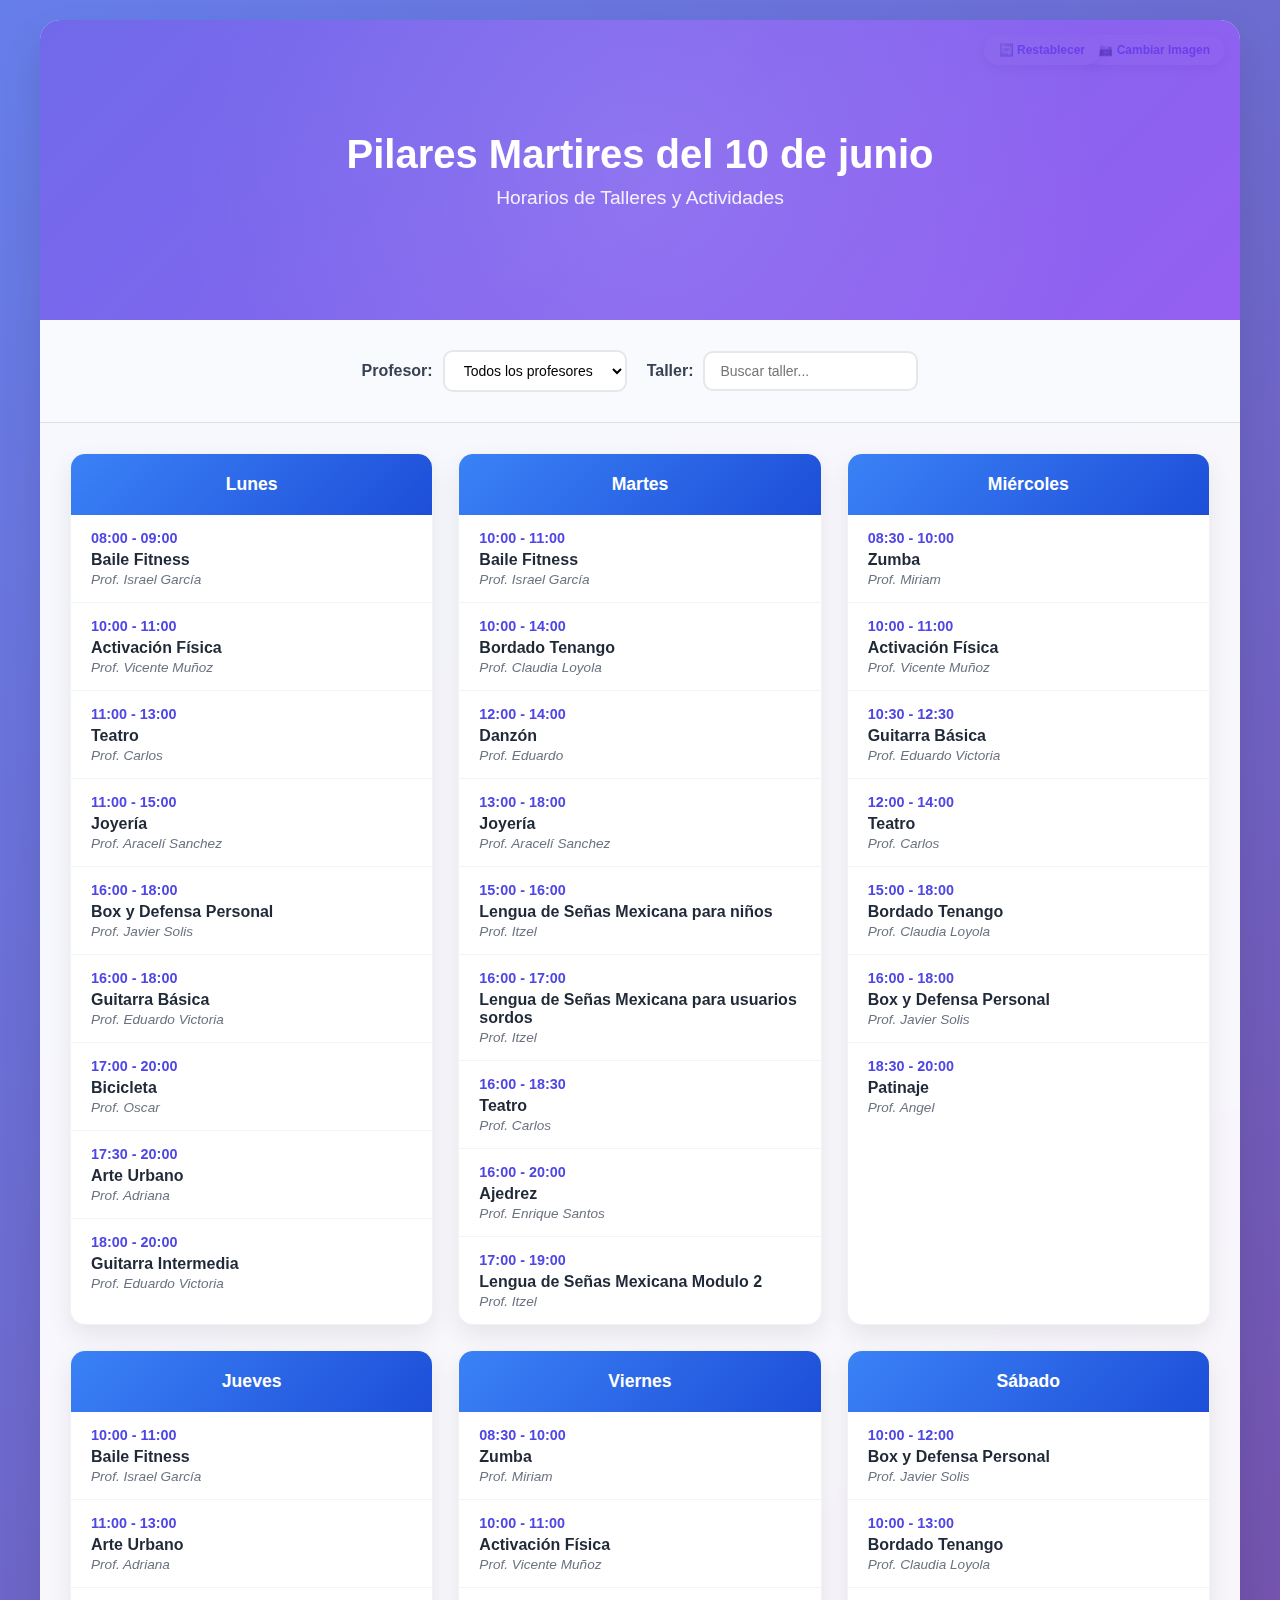
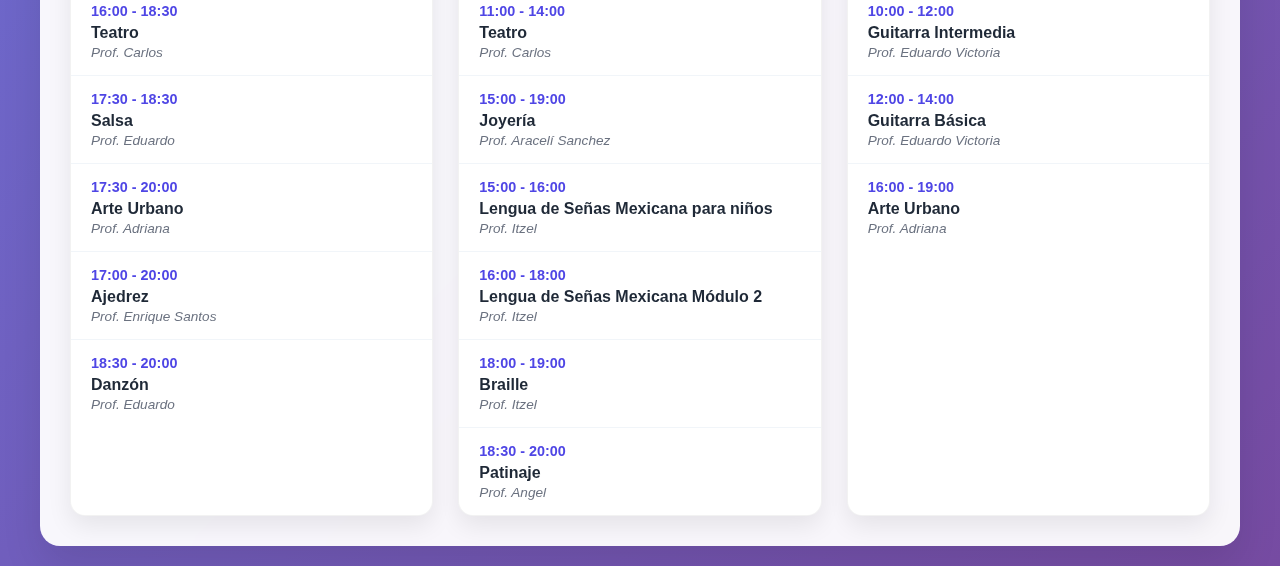
<file: index.html>
<!DOCTYPE html>
<html lang="es">
<head>
    <meta charset="UTF-8">
    <meta name="viewport" content="width=device-width, initial-scale=1.0">
    <title> Pilares Coyuya - Horarios de Talleres</title>
    <style>
        * {
            margin: 0;
            padding: 0;
            box-sizing: border-box;
        }

        body {
            font-family: 'Segoe UI', Tahoma, Geneva, Verdana, sans-serif;
            background: linear-gradient(135deg, #667eea 0%, #764ba2 100%);
            min-height: 100vh;
            padding: 20px;
        }

        .container {
            max-width: 1200px;
            margin: 0 auto;
            background: rgba(255, 255, 255, 0.95);
            backdrop-filter: blur(10px);
            border-radius: 20px;
            box-shadow: 0 20px 40px rgba(0, 0, 0, 0.1);
            overflow: hidden;
        }

        .banner {
            position: relative;
            height: 300px;
            background-image: url('https://images.unsplash.com/photo-1559827260-dc66d52bef19?ixlib=rb-4.0.3&ixid=M3wxMjA3fDB8MHxwaG90by1wYWdlfHx8fGVufDB8fHx8fA%3D%3D&auto=format&fit=crop&w=2070&q=80');
            background-size: cover;
            background-position: center;
            background-repeat: no-repeat;
            overflow: hidden;
        }

        .banner-overlay {
            position: absolute;
            top: 0;
            left: 0;
            right: 0;
            bottom: 0;
            background: linear-gradient(135deg, rgba(79, 70, 229, 0.8), rgba(124, 58, 237, 0.8));
            display: flex;
            align-items: center;
            justify-content: center;
            flex-direction: column;
        }

        .banner-upload {
            position: absolute;
            top: 15px;
            right: 15px;
            background: rgba(255, 255, 255, 0.9);
            border: none;
            padding: 8px 15px;
            border-radius: 20px;
            cursor: pointer;
            font-size: 12px;
            font-weight: 600;
            color: #4f46e5;
            transition: all 0.3s ease;
            box-shadow: 0 4px 12px rgba(0, 0, 0, 0.15);
        }

        .banner-upload:hover {
            background: white;
            transform: translateY(-2px);
            box-shadow: 0 6px 16px rgba(0, 0, 0, 0.2);
        }

        .header {
            color: white;
            padding: 40px 30px;
            text-align: center;
            position: relative;
            z-index: 2;
        }

        .header::before {
            content: '';
            position: absolute;
            top: -50%;
            left: -50%;
            width: 200%;
            height: 200%;
            background: radial-gradient(circle, rgba(255,255,255,0.1) 0%, transparent 70%);
            animation: float 6s ease-in-out infinite;
        }

        @keyframes float {
            0%, 100% { transform: translate(-50%, -50%) rotate(0deg); }
            50% { transform: translate(-50%, -50%) rotate(180deg); }
        }

        .header h1 {
            font-size: 2.5rem;
            margin-bottom: 10px;
            position: relative;
            z-index: 1;
        }

        .header p {
            font-size: 1.2rem;
            opacity: 0.9;
            position: relative;
            z-index: 1;
        }

        .controls {
            padding: 30px;
            background: rgba(248, 250, 252, 0.8);
            border-bottom: 1px solid rgba(0, 0, 0, 0.1);
            display: flex;
            gap: 20px;
            flex-wrap: wrap;
            align-items: center;
            justify-content: center;
        }

        .filter-group {
            display: flex;
            align-items: center;
            gap: 10px;
        }

        .filter-group label {
            font-weight: 600;
            color: #374151;
        }

        select, input {
            padding: 10px 15px;
            border: 2px solid #e5e7eb;
            border-radius: 10px;
            font-size: 14px;
            transition: all 0.3s ease;
            background: white;
        }

        select:focus, input:focus {
            outline: none;
            border-color: #4f46e5;
            box-shadow: 0 0 0 3px rgba(79, 70, 229, 0.1);
        }

        .schedule-grid {
            padding: 30px;
            display: grid;
            gap: 25px;
            grid-template-columns: repeat(auto-fit, minmax(350px, 1fr));
        }

        .day-column {
            background: white;
            border-radius: 15px;
            overflow: hidden;
            box-shadow: 0 10px 25px rgba(0, 0, 0, 0.08);
            border: 1px solid rgba(0, 0, 0, 0.05);
            transition: transform 0.3s ease, box-shadow 0.3s ease;
        }

        .day-column:hover {
            transform: translateY(-5px);
            box-shadow: 0 20px 35px rgba(0, 0, 0, 0.12);
        }

        .day-header {
            background: linear-gradient(135deg, #3b82f6, #1d4ed8);
            color: white;
            padding: 20px;
            text-align: center;
            font-weight: 700;
            font-size: 1.1rem;
        }

        .activity-slot {
            padding: 15px 20px;
            border-bottom: 1px solid #f1f5f9;
            transition: all 0.3s ease;
            position: relative;
            overflow: hidden;
        }

        .activity-slot:last-child {
            border-bottom: none;
        }

        .activity-slot:hover {
            background: linear-gradient(135deg, #f8fafc, #f1f5f9);
            transform: translateX(5px);
        }

        .activity-time {
            font-weight: 700;
            color: #4f46e5;
            font-size: 0.9rem;
            margin-bottom: 5px;
        }

        .activity-name {
            font-weight: 600;
            color: #1f2937;
            font-size: 1rem;
            margin-bottom: 3px;
        }

        .activity-teacher {
            color: #6b7280;
            font-size: 0.85rem;
            font-style: italic;
        }

        .no-activities {
            padding: 40px 20px;
            text-align: center;
            color: #9ca3af;
            font-style: italic;
        }

        .add-activity-btn {
            background: linear-gradient(135deg, #10b981, #059669);
            color: white;
            border: none;
            padding: 12px 24px;
            border-radius: 10px;
            cursor: pointer;
            font-weight: 600;
            transition: all 0.3s ease;
            box-shadow: 0 4px 12px rgba(16, 185, 129, 0.3);
        }

        .add-activity-btn:hover {
            transform: translateY(-2px);
            box-shadow: 0 8px 20px rgba(16, 185, 129, 0.4);
        }

        .modal {
            display: none;
            position: fixed;
            top: 0;
            left: 0;
            width: 100%;
            height: 100%;
            background: rgba(0, 0, 0, 0.7);
            backdrop-filter: blur(5px);
            z-index: 1000;
            animation: fadeIn 0.3s ease;
        }

        @keyframes fadeIn {
            from { opacity: 0; }
            to { opacity: 1; }
        }

        .modal-content {
            background: white;
            border-radius: 20px;
            padding: 30px;
            width: 90%;
            max-width: 500px;
            position: absolute;
            top: 50%;
            left: 50%;
            transform: translate(-50%, -50%);
            box-shadow: 0 25px 50px rgba(0, 0, 0, 0.2);
            animation: slideIn 0.3s ease;
        }

        @keyframes slideIn {
            from { transform: translate(-50%, -60%); opacity: 0; }
            to { transform: translate(-50%, -50%); opacity: 1; }
        }

        .form-group {
            margin-bottom: 20px;
        }

        .form-group label {
            display: block;
            margin-bottom: 8px;
            font-weight: 600;
            color: #374151;
        }

        .form-group input, .form-group select {
            width: 100%;
        }

        .form-buttons {
            display: flex;
            gap: 15px;
            justify-content: flex-end;
            margin-top: 30px;
        }

        .btn {
            padding: 12px 20px;
            border: none;
            border-radius: 10px;
            cursor: pointer;
            font-weight: 600;
            transition: all 0.3s ease;
        }

        .btn-primary {
            background: linear-gradient(135deg, #4f46e5, #3730a3);
            color: white;
        }

        .btn-secondary {
            background: #f3f4f6;
            color: #374151;
        }

        .btn:hover {
            transform: translateY(-2px);
        }

        @media (max-width: 768px) {
            .header h1 {
                font-size: 2rem;
            }
            
            .controls {
                flex-direction: column;
                align-items: stretch;
            }
            
            .filter-group {
                justify-content: space-between;
            }
            
            .schedule-grid {
                grid-template-columns: 1fr;
                padding: 15px;
            }
        }
    </style>
</head>
<body>
    <div class="container">
        <div class="banner">
            <input type="file" id="bannerUpload" accept="image/*" style="display: none;">
            <button class="banner-upload" onclick="document.getElementById('bannerUpload').click()">📷 Cambiar Imagen</button>
            <button class="banner-upload" onclick="resetBannerImage()" style="right: 140px;">🔄 Restablecer</button>
            <div class="banner-overlay">
                <div class="header">
                    <h1>Pilares Martires del 10 de junio</h1>
                    <p>Horarios de Talleres y Actividades</p>
                </div>
            </div>
        </div>

        <div class="controls">
            <div class="filter-group">
                <label for="teacherFilter">Profesor:</label>
                <select id="teacherFilter">
                    <option value="">Todos los profesores</option>
                </select>
            </div>
            <div class="filter-group">
                <label for="activityFilter">Taller:</label>
                <input type="text" id="activityFilter" placeholder="Buscar taller...">
            </div>
        </div>

        <div class="schedule-grid" id="scheduleGrid">
            <!-- Los días se generarán dinámicamente -->
        </div>
    </div>

    <!-- Modal para agregar actividades -->
    <div class="modal" id="modal">
        <div class="modal-content">
            <h2 style="margin-bottom: 20px; color: #1f2937;">Agregar Nueva Actividad</h2>
            <form id="activityForm">
                <div class="form-group">
                    <label for="day">Día de la semana:</label>
                    <select id="day" required>
                        <option value="Lunes">Lunes</option>
                        <option value="Martes">Martes</option>
                        <option value="Miércoles">Miércoles</option>
                        <option value="Jueves">Jueves</option>
                        <option value="Viernes">Viernes</option>
                        <option value="Sábado">Sábado</option>
                        <option value="Domingo">Domingo</option>
                    </select>
                </div>
                <div class="form-group">
                    <label for="time">Horario:</label>
                    <input type="text" id="time" placeholder="ej: 09:00 - 11:00" required>
                </div>
                <div class="form-group">
                    <label for="activity">Nombre del Taller:</label>
                    <input type="text" id="activity" placeholder="ej: Yoga para principiantes" required>
                </div>
                <div class="form-group">
                    <label for="teacher">Profesor:</label>
                    <input type="text" id="teacher" placeholder="ej: María González" required>
                </div>
                <div class="form-buttons">
                    <button type="button" class="btn btn-secondary" onclick="closeModal()">Cancelar</button>
                    <button type="submit" class="btn btn-primary">Agregar Actividad</button>
                </div>
            </form>
        </div>
    </div>

    <script>
        // Datos de ejemplo - aquí puedes agregar las actividades reales
        let activities = {
            'Lunes': [
                { time: '08:00 - 09:00', name: 'Baile Fitness', teacher: 'Israel García' },
                { time: '10:00 - 11:00', name: 'Activación Física', teacher: 'Vicente Muñoz' },
                { time: '11:00 - 13:00', name: 'Teatro', teacher: 'Carlos ' },
                { time: '11:00 - 15:00', name: 'Joyería', teacher: 'Aracelí Sanchez' },
                { time: '16:00 - 18:00', name: 'Box y Defensa Personal', teacher: 'Javier Solis' },
                { time: '16:00 - 18:00', name: 'Guitarra Básica', teacher: 'Eduardo Victoria' },
                { time: '17:00 - 20:00', name: 'Bicicleta', teacher: 'Oscar' },
                { time: '17:30 - 20:00', name: 'Arte Urbano', teacher: 'Adriana' },
                { time: '18:00 - 20:00', name: 'Guitarra Intermedia', teacher: 'Eduardo Victoria' }
            ],
            'Martes': [
                { time: '10:00 - 11:00', name: 'Baile Fitness', teacher: 'Israel García' },
                { time: '10:00 - 14:00', name: 'Bordado Tenango', teacher: 'Claudia Loyola' },
                { time: '12:00 - 14:00', name: 'Danzón', teacher: 'Eduardo' },
                { time: '13:00 - 18:00', name: 'Joyería', teacher: 'Aracelí Sanchez' },
                { time: '15:00 - 16:00', name: 'Lengua de Señas Mexicana para niños', teacher: 'Itzel' },
                { time: '16:00 - 17:00', name: 'Lengua de Señas Mexicana para usuarios sordos', teacher: 'Itzel' },
                { time: '16:00 - 18:30', name: 'Teatro', teacher: 'Carlos ' },
                { time: '16:00 - 20:00', name: 'Ajedrez', teacher: 'Enrique Santos' },
                { time: '17:00 - 19:00', name: 'Lengua de Señas Mexicana Modulo 2', teacher: 'Itzel' }
            ],
            'Miércoles': [
                { time: '08:30 - 10:00', name: 'Zumba', teacher: 'Miriam' },
                { time: '10:00 - 11:00', name: 'Activación Física', teacher: 'Vicente Muñoz' },
                { time: '10:30 - 12:30', name: 'Guitarra Básica', teacher: 'Eduardo Victoria' },
                { time: '12:00 - 14:00', name: 'Teatro', teacher: 'Carlos ' },
                { time: '15:00 - 18:00', name: 'Bordado Tenango', teacher: 'Claudia Loyola' },
                { time: '16:00 - 18:00', name: 'Box y Defensa Personal', teacher: 'Javier Solis' },
                { time: '18:30 - 20:00', name: 'Patinaje', teacher: 'Angel' }
            ],
            'Jueves': [
                { time: '10:00 - 11:00', name: 'Baile Fitness', teacher: 'Israel García' },
                { time: '11:00 - 13:00', name: 'Arte Urbano', teacher: 'Adriana' },
                { time: '16:00 - 18:30', name: 'Teatro', teacher: 'Carlos ' },
                { time: '17:30 - 18:30', name: 'Salsa', teacher: 'Eduardo' },
                { time: '17:30 - 20:00', name: 'Arte Urbano', teacher: 'Adriana' },
                { time: '17:00 - 20:00', name: 'Ajedrez', teacher: 'Enrique Santos' },
                { time: '18:30 - 20:00', name: 'Danzón', teacher: 'Eduardo' }
            ],
            'Viernes': [
                { time: '08:30 - 10:00', name: 'Zumba', teacher: 'Miriam' },
                { time: '10:00 - 11:00', name: 'Activación Física', teacher: 'Vicente Muñoz' },
                { time: '11:00 - 14:00', name: 'Teatro', teacher: 'Carlos ' },
                { time: '15:00 - 19:00', name: 'Joyería', teacher: 'Aracelí Sanchez' },
                { time: '15:00 - 16:00', name: 'Lengua de Señas Mexicana para niños', teacher: 'Itzel' },
                { time: '16:00 - 18:00', name: 'Lengua de Señas Mexicana Módulo 2', teacher: 'Itzel' },
                { time: '18:00 - 19:00', name: 'Braille', teacher: 'Itzel' },
                { time: '18:30 - 20:00', name: 'Patinaje', teacher: 'Angel' }
            ],
            'Sábado': [
                { time: '10:00 - 12:00', name: 'Box y Defensa Personal', teacher: 'Javier Solis' },
                { time: '10:00 - 13:00', name: 'Bordado Tenango', teacher: 'Claudia Loyola' },
                { time: '10:00 - 12:00', name: 'Guitarra Intermedia', teacher: 'Eduardo Victoria' },
                { time: '12:00 - 14:00', name: 'Guitarra Básica', teacher: 'Eduardo Victoria' },
                { time: '16:00 - 19:00', name: 'Arte Urbano', teacher: 'Adriana' },
            ],
           
        };

        const days = ['Lunes', 'Martes', 'Miércoles', 'Jueves', 'Viernes', 'Sábado'];

        function getAllTeachers() {
            const teachers = new Set();
            Object.values(activities).forEach(dayActivities => {
                dayActivities.forEach(activity => {
                    teachers.add(activity.teacher);
                });
            });
            return Array.from(teachers).sort();
        }

        function populateTeacherFilter() {
            const select = document.getElementById('teacherFilter');
            const teachers = getAllTeachers();
            
            select.innerHTML = '<option value="">Todos los profesores</option>';
            teachers.forEach(teacher => {
                const option = document.createElement('option');
                option.value = teacher;
                option.textContent = teacher;
                select.appendChild(option);
            });
        }

        function renderSchedule() {
            const grid = document.getElementById('scheduleGrid');
            const teacherFilter = document.getElementById('teacherFilter').value;
            const activityFilter = document.getElementById('activityFilter').value.toLowerCase();
            
            grid.innerHTML = '';

            days.forEach(day => {
                const dayColumn = document.createElement('div');
                dayColumn.className = 'day-column';

                const dayHeader = document.createElement('div');
                dayHeader.className = 'day-header';
                dayHeader.textContent = day;

                dayColumn.appendChild(dayHeader);

                let dayActivities = activities[day] || [];

                // Aplicar filtros
                if (teacherFilter) {
                    dayActivities = dayActivities.filter(activity => activity.teacher === teacherFilter);
                }
                if (activityFilter) {
                    dayActivities = dayActivities.filter(activity => 
                        activity.name.toLowerCase().includes(activityFilter)
                    );
                }

                if (dayActivities.length === 0) {
                    const noActivities = document.createElement('div');
                    noActivities.className = 'no-activities';
                    noActivities.textContent = 'No hay actividades programadas';
                    dayColumn.appendChild(noActivities);
                } else {
                    dayActivities.forEach(activity => {
                        const activitySlot = document.createElement('div');
                        activitySlot.className = 'activity-slot';

                        activitySlot.innerHTML = `
                            <div class="activity-time">${activity.time}</div>
                            <div class="activity-name">${activity.name}</div>
                            <div class="activity-teacher">Prof. ${activity.teacher}</div>
                        `;

                        dayColumn.appendChild(activitySlot);
                    });
                }

                grid.appendChild(dayColumn);
            });
        }

        function openModal() {
            document.getElementById('modal').style.display = 'block';
        }

        function closeModal() {
            document.getElementById('modal').style.display = 'none';
            document.getElementById('activityForm').reset();
        }

        function addActivity(day, time, name, teacher) {
            if (!activities[day]) {
                activities[day] = [];
            }
            activities[day].push({ time, name, teacher });
            
            // Ordenar por tiempo
            activities[day].sort((a, b) => a.time.localeCompare(b.time));
        }

        // Event listeners
        document.getElementById('teacherFilter').addEventListener('change', renderSchedule);
        document.getElementById('activityFilter').addEventListener('input', renderSchedule);

        document.getElementById('activityForm').addEventListener('submit', function(e) {
            e.preventDefault();
            
            const day = document.getElementById('day').value;
            const time = document.getElementById('time').value;
            const name = document.getElementById('activity').value;
            const teacher = document.getElementById('teacher').value;

            addActivity(day, time, name, teacher);
            populateTeacherFilter();
            renderSchedule();
            closeModal();
        });

        // Cerrar modal al hacer clic fuera de él
        document.getElementById('modal').addEventListener('click', function(e) {
            if (e.target === this) {
                closeModal();
            }
        });

        // Función para cambiar la imagen del banner
        function changeBannerImage() {
            const input = document.getElementById('bannerUpload');
            const banner = document.querySelector('.banner');
            
            // Remove any existing event listeners to prevent duplicates
            input.removeEventListener('change', handleBannerChange);
            input.addEventListener('change', handleBannerChange);
            
            function handleBannerChange(e) {
                const file = e.target.files[0];
                if (file) {
                    // Validate file type
                    if (!file.type.startsWith('image/')) {
                        alert('Por favor selecciona un archivo de imagen válido.');
                        return;
                    }
                    
                    // Validate file size (max 5MB)
                    if (file.size > 5 * 1024 * 1024) {
                        alert('El archivo es demasiado grande. Por favor selecciona una imagen menor a 5MB.');
                        return;
                    }
                    
                    const reader = new FileReader();
                    reader.onload = function(e) {
                        const imageUrl = e.target.result;
                        banner.style.backgroundImage = `url(${imageUrl})`;
                        
                        // Save to localStorage for persistence
                        try {
                            localStorage.setItem('bannerImage', imageUrl);
                        } catch (error) {
                            console.warn('No se pudo guardar la imagen en localStorage:', error);
                        }
                    };
                    
                    reader.onerror = function() {
                        alert('Error al cargar la imagen. Por favor intenta de nuevo.');
                    };
                    
                    reader.readAsDataURL(file);
                }
                
                // Clear the input value to allow selecting the same file again
                input.value = '';
            }
        }
        
        // Función para cargar imagen guardada del banner
        function loadSavedBannerImage() {
            try {
                const savedImage = localStorage.getItem('bannerImage');
                if (savedImage) {
                    const banner = document.querySelector('.banner');
                    banner.style.backgroundImage = `url(${savedImage})`;
                }
            } catch (error) {
                console.warn('No se pudo cargar la imagen guardada:', error);
            }
        }
        
        // Función para restablecer la imagen del banner a la predeterminada
        function resetBannerImage() {
            const banner = document.querySelector('.banner');
            const defaultImage = "url('https://images.unsplash.com/photo-1559827260-dc66d52bef19?ixlib=rb-4.0.3&ixid=M3wxMjA3fDB8MHxwaG90by1wYWdlfHx8fGVufDB8fHx8fA%3D%3D&auto=format&fit=crop&w=2070&q=80')";
            
            banner.style.backgroundImage = defaultImage;
            
            // Remove saved image from localStorage
            try {
                localStorage.removeItem('bannerImage');
            } catch (error) {
                console.warn('No se pudo eliminar la imagen guardada:', error);
            }
        }

        // Inicializar la página
        document.addEventListener('DOMContentLoaded', function() {
            populateTeacherFilter();
            renderSchedule();
            loadSavedBannerImage();
            changeBannerImage();
        });
    </script>
</body>
</html>
</file>
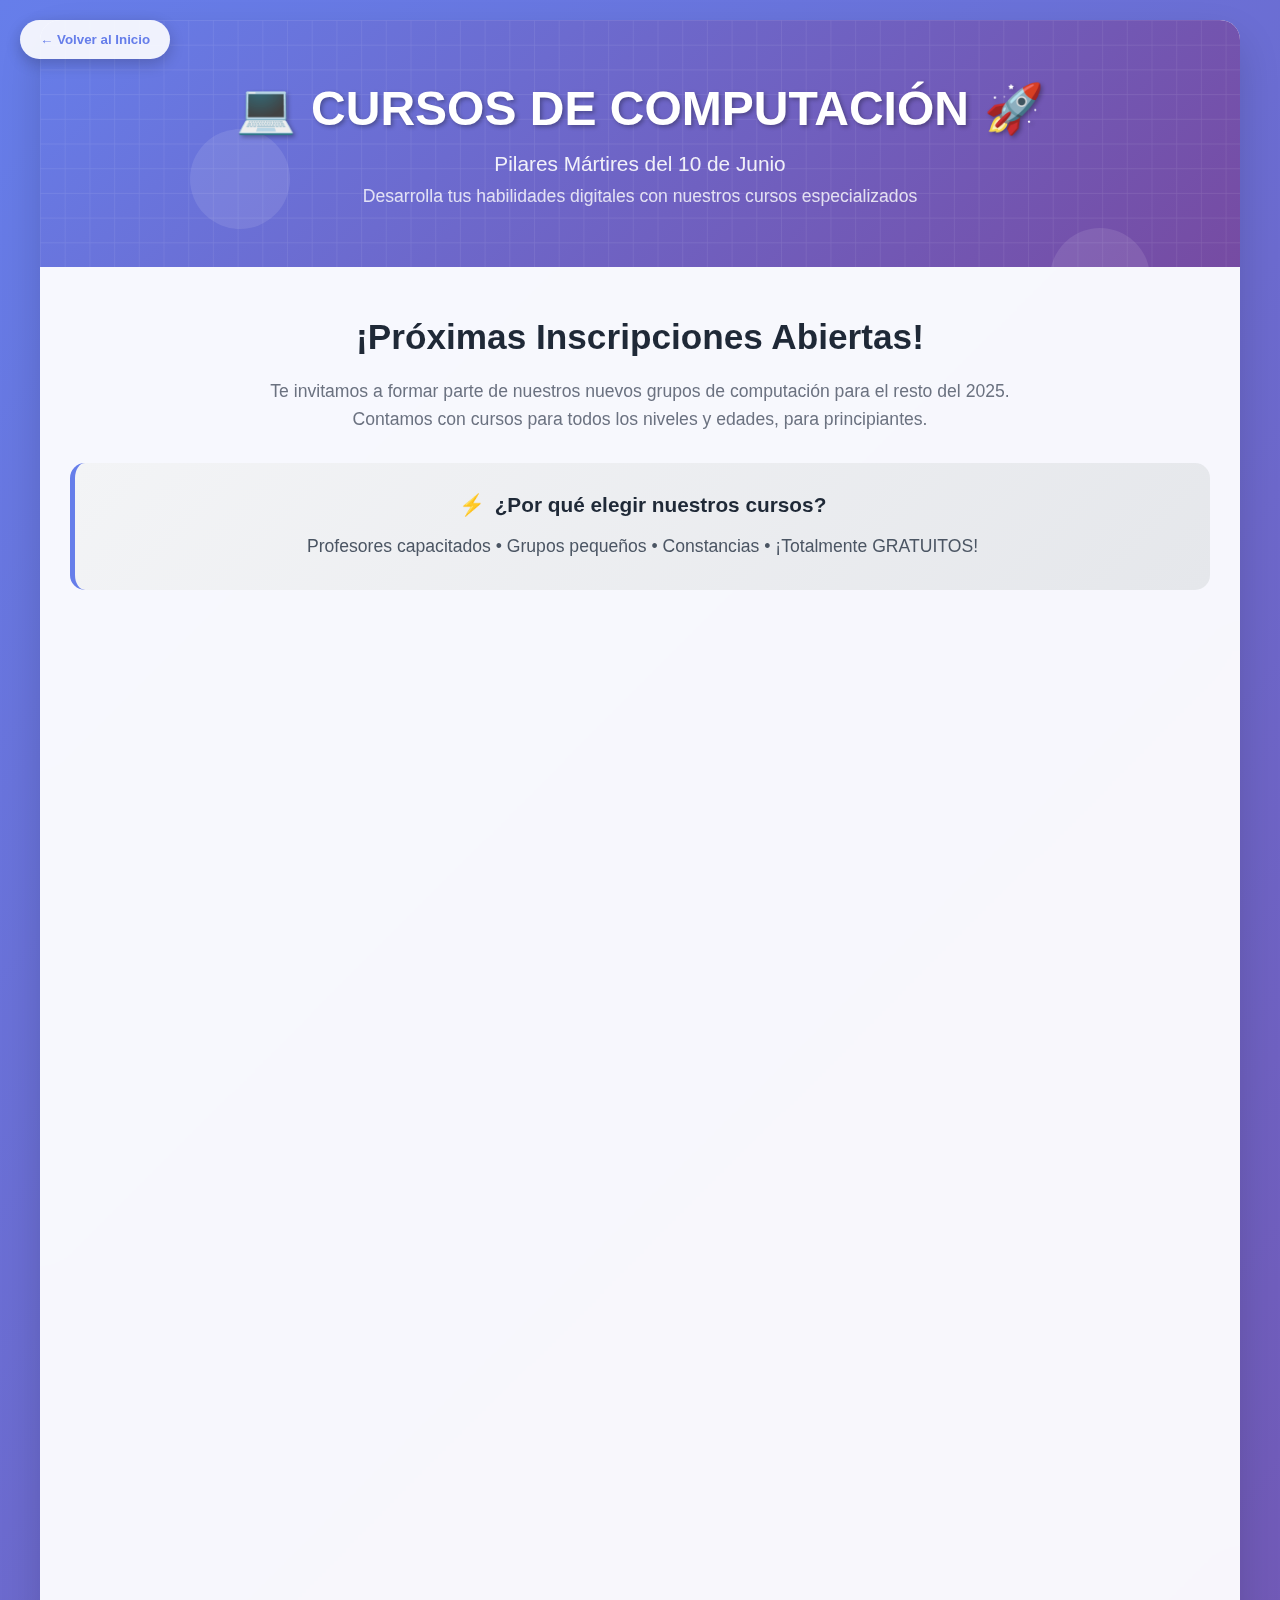
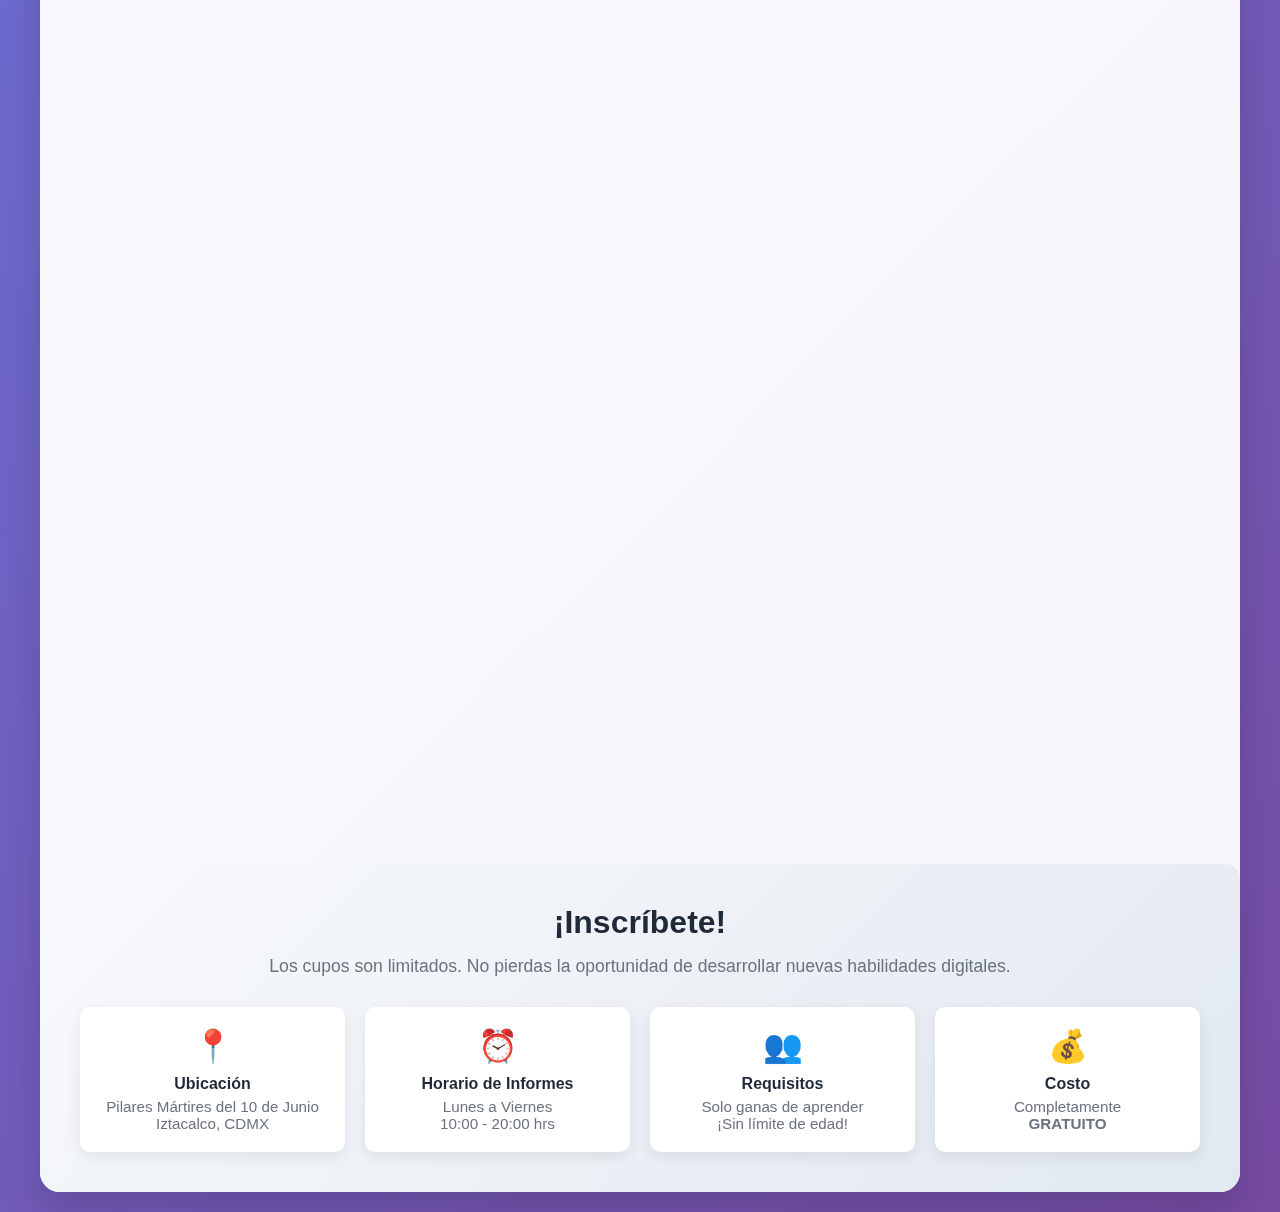
<file: computacion.html>
<!DOCTYPE html>
<html lang="es">
<head>
    <meta charset="UTF-8">
    <meta name="viewport" content="width=device-width, initial-scale=1.0">
    <title>Cursos de Computación - Pilares Coyuya</title>
    <link rel="stylesheet" href="./css/computacion.css">
</head>
<body>
    <button class="back-btn" onclick="goBack()">
        ← Volver al Inicio
    </button>

    <div class="container">
        <div class="main-header">
            <div class="floating-elements"></div>
            <div class="main-header-content">
                <div class="main-title">
                    <span class="header-icon">💻</span>
                    CURSOS DE COMPUTACIÓN
                    <span class="header-icon">🚀</span>
                </div>
                <div class="main-subtitle">Pilares Mártires del 10 de Junio</div>
                <div class="main-description">
                    Desarrolla tus habilidades digitales con nuestros cursos especializados
                </div>
            </div>
        </div>

        <div class="content">
            <div class="info-section">
                <h2 class="info-title">¡Próximas Inscripciones Abiertas!</h2>
                <p class="info-text">
                    Te invitamos a formar parte de nuestros nuevos grupos de computación para el resto del 2025. 
                    Contamos con cursos para todos los niveles y edades, para principiantes.
                </p>

                <div class="highlight-box">
                    <div class="highlight-title">
                        <span>⚡</span>
                        ¿Por qué elegir nuestros cursos?
                    </div>
                    <div class="highlight-text">
                        Profesores capacitados • Grupos pequeños • Constancias • ¡Totalmente GRATUITOS!
                    </div>
                </div>
            </div>
<!-- 
            <div class="courses-grid">
                <div class="course-card">
                    <div class="course-header">
                        <div class="course-name">Hojas de Cálculo</div>
                        <div class="course-level">Principiante</div>
                        <div class="course-description">
                            Aprende desde cero el uso de Hojas de Cálculo.
                        </div>
                    </div>
                    <div class="course-details">
                        <div class="detail-item">
                            <span class="detail-icon">👥</span>
                            <span class="detail-text">Dirigido a: Adultos o adolescentes sin experiencia previa</span>
                        </div>
                        <div class="detail-item">
                            <span class="detail-icon">⏰</span>
                            <span class="detail-text">Duración: 6 semanas (12 sesiones)</span>
                            <span class="detail-text">Lunes y Martes de 16:00 a 18:00</span>
                        </div>
                        <div class="detail-item">
                            <span class="detail-icon">📚</span>
                            <span class="detail-text">Incluye: Hojas de Cálculo de Google</span>
                        </div>
                    </div>
                    <div class="start-date soon">
                        📅 Inicio: 1 de Septiembre
                    </div>
                </div>

                <div class="course-card">
                    <div class="course-header">
                        <div class="course-name">Computación Básica</div>
                        <div class="course-level">Principiante</div>
                        <div class="course-description">
                            Curso enfocado en aprender la paqueteria básica de Office y gestión de archivos.
                        </div>
                    </div>
                    <div class="course-details">
                        <div class="detail-item">
                            <span class="detail-icon">👥</span>
                            <span class="detail-text">Dirigido a: Adultos o adolescentes sin experiencia previa</span>
                        </div>
                        <div class="detail-item">
                            <span class="detail-icon">⏰</span>
                            <span class="detail-text">Duración: 8 semanas (16 sesiones)</span>
                            <span class="detail-text">Miércoles y Jueves de 16:00 a 18:00</span>
                        </div>
                        <div class="detail-item">
                            <span class="detail-icon">🎮</span>
                            <span class="detail-text">Incluye: Paquetería de Google</span>
                        </div>
                    </div>
                    <div class="start-date soon">
                        📅 Inicio: 3 de Septiembre
                    </div>
                </div>
-->
                <div class="course-card">
                    <div class="course-header">
                        <div class="course-name">Word para Adultos</div>
                        <div class="course-level">Principiante</div>
                        <div class="course-description">
                            Aprenda a utilizar procesadores de texto desde sus fundamentos.
                        </div>
                    </div>
                    <div class="course-details">
                        <div class="detail-item">
                            <span class="detail-icon">💼</span>
                            <span class="detail-text">Dirigido a: Usuarios sin experiencia previa</span>
                        </div>
                        <div class="detail-item">
                            <span class="detail-icon">⏰</span>
                            <span class="detail-text">Duración: 4 semanas</span>
                            <span class="detail-text">Lunes (18:00 a 19:00) y Miércoles (17:00 a 18:00)</span>
                        </div>
                        <div class="detail-item">
                            <span class="detail-icon">📊</span>
                            <span class="detail-text">Incluye: WPS Office</span>
                        </div>
                    </div>
                    <div class="start-date">
                        📅 Inicio: 18 de Agosto
                    </div>
                </div>

                <div class="course-card">
                    <div class="course-header">
                        <div class="course-name">Excel para Adultos</div>
                        <div class="course-level">Principiante</div>
                        <div class="course-description">
                            Introducción al uso de Hojas de Cálculo para tareas cotidianas.
                        </div>
                    </div>
                    <div class="course-details">
                        <div class="detail-item">
                            <span class="detail-icon">🎯</span>
                            <span class="detail-text">Dirigido a: Adultos</span>
                        </div>
                        <div class="detail-item">
                            <span class="detail-icon">⏰</span>
                            <span class="detail-text">Duración: 4 semanas</span>
                            <span class="detail-text">Lunes (18:00 a 19:00) y Miércoles (17:00 a 18:00)</span>
                        </div>
                        <div class="detail-item">
                            <span class="detail-icon">💻</span>
                            <span class="detail-text">Incluye: WPS Office</span>
                        </div>
                    </div>
                    <div class="start-date">
                        📅 Inicio: 17 de Septiembre
                    </div>
                </div>

                <div class="course-card">
                    <div class="course-header">
                        <div class="course-name">PowerPoint</div>
                        <div class="course-level">Principiante</div>
                        <div class="course-description">
                            Curso especialmente diseñado para adultos, con ritmo pausado y enfoque en necesidades cotidianas.
                        </div>
                    </div>
                    <div class="course-details">
                        <div class="detail-item">
                            <span class="detail-icon">👴</span>
                            <span class="detail-text">Dirigido a: Adultos</span>
                        </div>
                        <div class="detail-item">
                            <span class="detail-icon">⏰</span>
                            <span class="detail-text">Duración: 4 semanas</span>
                            <span class="detail-text">Lunes (18:00 a 19:00) y Miércoles (17:00 a 18:00)</span>
                        </div>
                        <div class="detail-item">
                            <span class="detail-icon">📱</span>
                            <span class="detail-text">Incluye: WPS Office</span>
                        </div>
                    </div>
                    <div class="start-date">
                        📅 Inicio: 15 de Octubre
                    </div>
                </div>

                <div class="course-card">
                    <div class="course-header">
                        <div class="course-name">Funciones y Herramientas de Internet</div>
                        <div class="course-level">Principiante</div>
                        <div class="course-description">
                            Curso para aprender a utilizar Internet de forma segura y efectiva.
                        </div>
                    </div>
                    <div class="course-details">
                        <div class="detail-item">
                            <span class="detail-icon">🚀</span>
                            <span class="detail-text">Dirigido a: Adultos</span>
                        </div>
                        <div class="detail-item">
                            <span class="detail-icon">⏰</span>
                            <span class="detail-text">Duración: 4 semanas</span>
                            <span class="detail-text">Lunes (18:00 a 19:00) y Miércoles (17:00 a 18:00)</span>
                        </div>
                        <div class="detail-item">
                            <span class="detail-icon">🌐</span>
                            <span class="detail-text">Incluye: Uso de navegadores y acceso a internet.</span>
                        </div>
                    </div>
                    <div class="start-date">
                        📅 Inicio: 18 de Noviembre
                    </div>
                </div>
            </div>

            <div class="register-section">
                <h2 class="register-title">¡Inscríbete!</h2>
                <p class="register-text">
                    Los cupos son limitados. 
                    No pierdas la oportunidad de desarrollar nuevas habilidades digitales.
                </p>
               

                <div class="contact-info">
                    <div class="contact-item">
                        <div class="contact-icon">📍</div>
                        <div class="contact-title">Ubicación</div>
                        <div class="contact-detail">Pilares Mártires del 10 de Junio<br>Iztacalco, CDMX</div>
                    </div>
                    <div class="contact-item">
                        <div class="contact-icon">⏰</div>
                        <div class="contact-title">Horario de Informes</div>
                        <div class="contact-detail">Lunes a Viernes<br>10:00 - 20:00 hrs</div>
                    </div>
                    <div class="contact-item">
                        <div class="contact-icon">👥</div>
                        <div class="contact-title">Requisitos</div>
                        <div class="contact-detail">Solo ganas de aprender<br>¡Sin límite de edad!</div>
                    </div>
                    <div class="contact-item">
                        <div class="contact-icon">💰</div>
                        <div class="contact-title">Costo</div>
                        <div class="contact-detail">Completamente<br><strong>GRATUITO</strong></div>
                    </div>
                </div>
            </div>
        </div>
    </div>

    <script src="./js/computacion.js"></script>
</body>
</html>
</file>
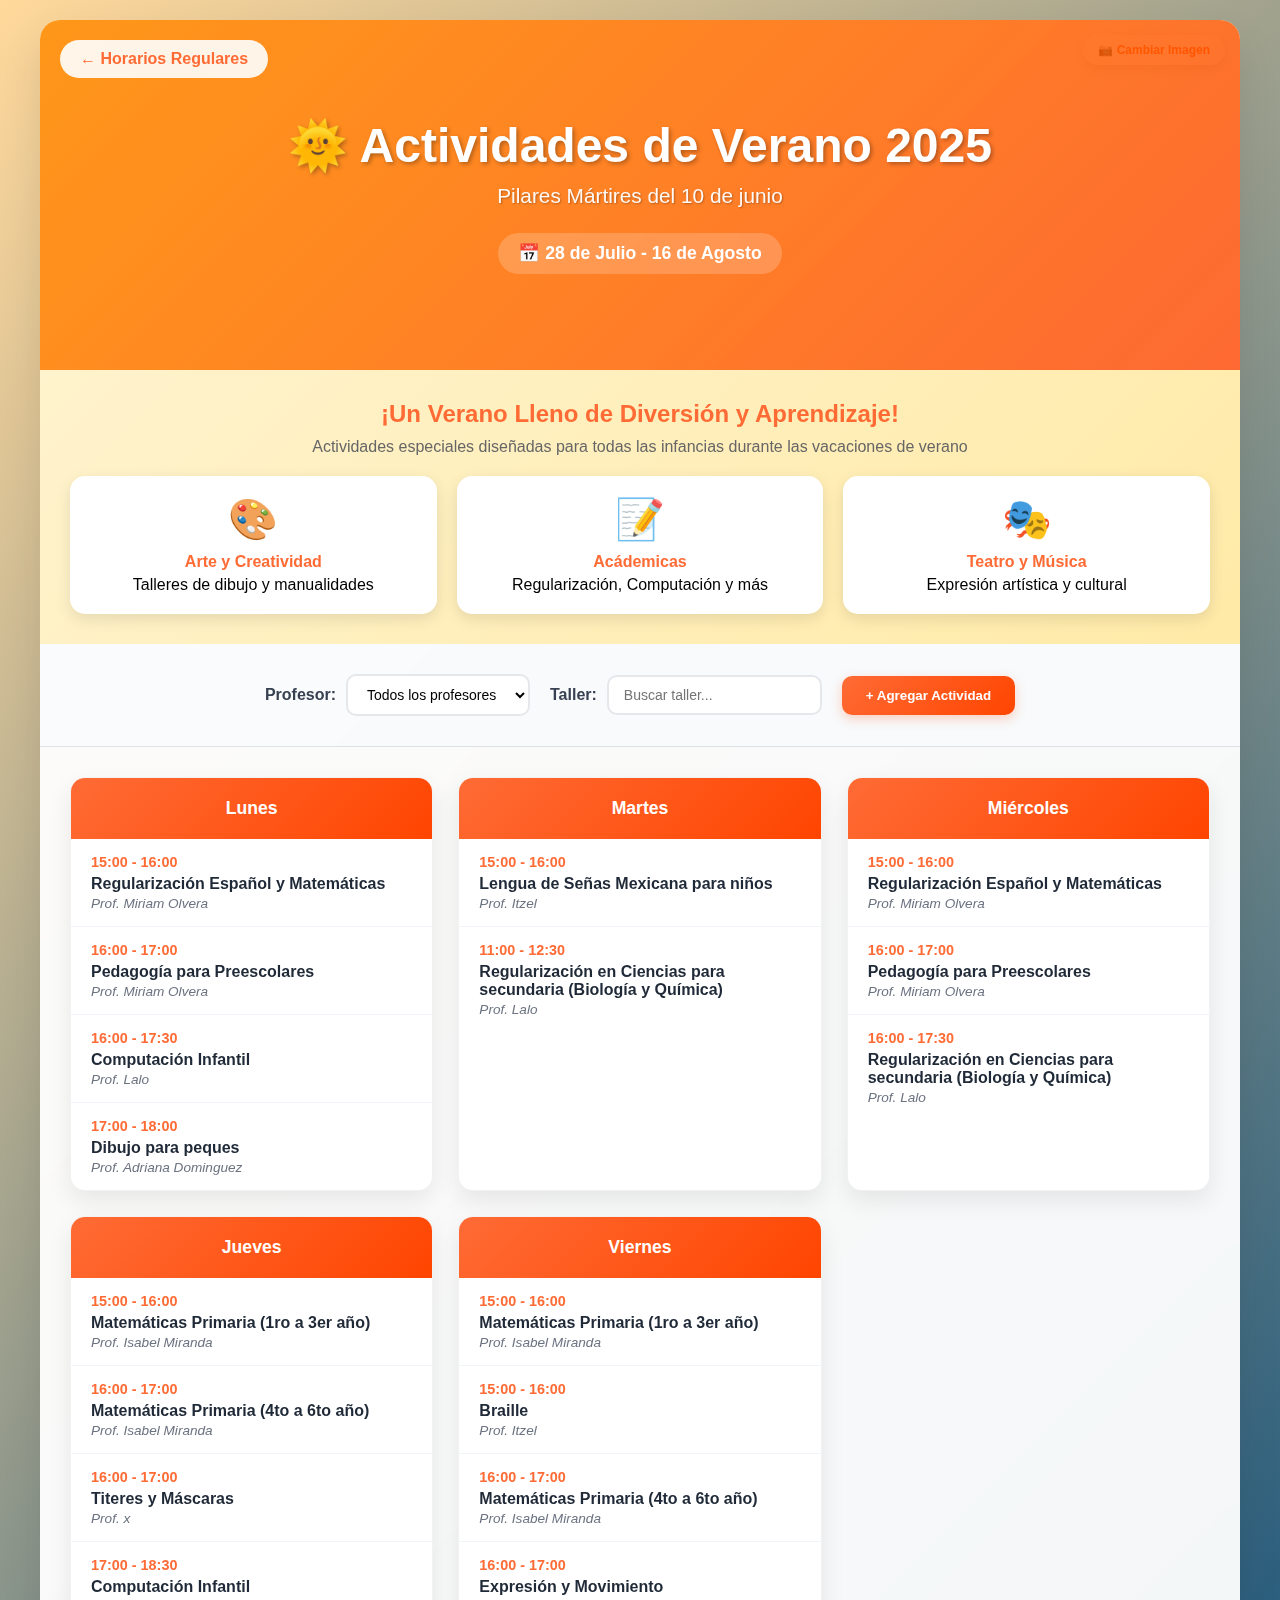
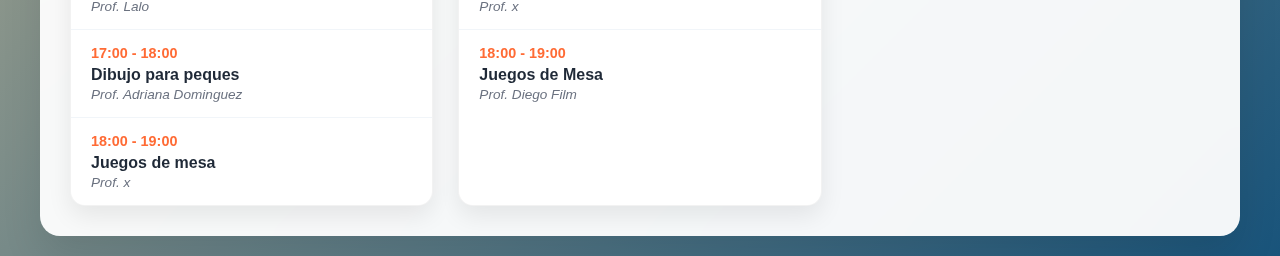
<file: verano.html>
<!DOCTYPE html>
<html lang="es">
<head>
    <meta charset="UTF-8">
    <meta name="viewport" content="width=device-width, initial-scale=1.0">
    <title>Pilares Mártires del 10 de junio - Actividades de Verano 2025</title>
    <style>
        * {
            margin: 0;
            padding: 0;
            box-sizing: border-box;
        }

        body {
            font-family: 'Segoe UI', Tahoma, Geneva, Verdana, sans-serif;
            background: linear-gradient(135deg, #ffd89b 0%, #19547b 100%);
            min-height: 100vh;
            padding: 20px;
        }

        .container {
            max-width: 1200px;
            margin: 0 auto;
            background: rgba(255, 255, 255, 0.95);
            backdrop-filter: blur(10px);
            border-radius: 20px;
            box-shadow: 0 20px 40px rgba(0, 0, 0, 0.1);
            overflow: hidden;
        }

        .banner {
            position: relative;
            height: 350px;
            background-image: url('https://images.unsplash.com/photo-1544551763-46a013bb70d5?ixlib=rb-4.0.3&ixid=M3wxMjA3fDB8MHxwaG90by1wYWdlfHx8fGVufDB8fHx8fA%3D%3D&auto=format&fit=crop&w=2070&q=80');
            background-size: cover;
            background-position: center;
            background-repeat: no-repeat;
            overflow: hidden;
        }

        .banner-overlay {
            position: absolute;
            top: 0;
            left: 0;
            right: 0;
            bottom: 0;
            background: linear-gradient(135deg, rgba(255, 140, 0, 0.9), rgba(255, 69, 0, 0.8));
            display: flex;
            align-items: center;
            justify-content: center;
            flex-direction: column;
        }

        .banner-upload {
            position: absolute;
            top: 15px;
            right: 15px;
            background: rgba(255, 255, 255, 0.9);
            border: none;
            padding: 8px 15px;
            border-radius: 20px;
            cursor: pointer;
            font-size: 12px;
            font-weight: 600;
            color: #ff4500;
            transition: all 0.3s ease;
            box-shadow: 0 4px 12px rgba(0, 0, 0, 0.15);
        }

        .banner-upload:hover {
            background: white;
            transform: translateY(-2px);
            box-shadow: 0 6px 16px rgba(0, 0, 0, 0.2);
        }

        .header {
            color: white;
            padding: 40px 30px;
            text-align: center;
            position: relative;
            z-index: 2;
        }

        .header h1 {
            font-size: 3rem;
            margin-bottom: 10px;
            text-shadow: 2px 2px 4px rgba(0, 0, 0, 0.3);
            display: flex;
            align-items: center;
            justify-content: center;
            gap: 15px;
        }

        .header p {
            font-size: 1.3rem;
            opacity: 0.95;
            margin-bottom: 10px;
            text-shadow: 1px 1px 2px rgba(0, 0, 0, 0.3);
        }

        .date-banner {
            background: rgba(255, 255, 255, 0.2);
            padding: 10px 20px;
            border-radius: 25px;
            font-size: 1.1rem;
            font-weight: 700;
            margin-top: 15px;
            display: inline-block;
            backdrop-filter: blur(5px);
        }

        .summer-features {
            padding: 30px;
            background: linear-gradient(135deg, #fff3cd, #ffeaa7);
            text-align: center;
        }

        .features-grid {
            display: grid;
            grid-template-columns: repeat(auto-fit, minmax(200px, 1fr));
            gap: 20px;
            margin-top: 20px;
        }

        .feature-card {
            background: white;
            padding: 20px;
            border-radius: 15px;
            box-shadow: 0 5px 15px rgba(0, 0, 0, 0.1);
            transition: transform 0.3s ease;
        }

        .feature-card:hover {
            transform: translateY(-5px);
        }

        .feature-icon {
            font-size: 2.5rem;
            margin-bottom: 10px;
        }

        .feature-title {
            font-weight: 700;
            color: #ff6b35;
            margin-bottom: 5px;
        }

        .controls {
            padding: 30px;
            background: rgba(248, 250, 252, 0.8);
            border-bottom: 1px solid rgba(0, 0, 0, 0.1);
            display: flex;
            gap: 20px;
            flex-wrap: wrap;
            align-items: center;
            justify-content: center;
        }

        .filter-group {
            display: flex;
            align-items: center;
            gap: 10px;
        }

        .filter-group label {
            font-weight: 600;
            color: #374151;
        }

        select, input {
            padding: 10px 15px;
            border: 2px solid #e5e7eb;
            border-radius: 10px;
            font-size: 14px;
            transition: all 0.3s ease;
            background: white;
        }

        select:focus, input:focus {
            outline: none;
            border-color: #ff6b35;
            box-shadow: 0 0 0 3px rgba(255, 107, 53, 0.1);
        }

        .add-activity-btn {
            background: linear-gradient(135deg, #ff6b35, #ff4500);
            color: white;
            border: none;
            padding: 12px 24px;
            border-radius: 10px;
            cursor: pointer;
            font-weight: 600;
            transition: all 0.3s ease;
            box-shadow: 0 4px 12px rgba(255, 107, 53, 0.3);
        }

        .add-activity-btn:hover {
            transform: translateY(-2px);
            box-shadow: 0 8px 20px rgba(255, 107, 53, 0.4);
        }

        .schedule-grid {
            padding: 30px;
            display: grid;
            gap: 25px;
            grid-template-columns: repeat(auto-fit, minmax(350px, 1fr));
        }

        .day-column {
            background: white;
            border-radius: 15px;
            overflow: hidden;
            box-shadow: 0 10px 25px rgba(0, 0, 0, 0.08);
            border: 1px solid rgba(0, 0, 0, 0.05);
            transition: transform 0.3s ease, box-shadow 0.3s ease;
        }

        .day-column:hover {
            transform: translateY(-5px);
            box-shadow: 0 20px 35px rgba(0, 0, 0, 0.12);
        }

        .day-header {
            background: linear-gradient(135deg, #ff6b35, #ff4500);
            color: white;
            padding: 20px;
            text-align: center;
            font-weight: 700;
            font-size: 1.1rem;
        }

        .activity-slot {
            padding: 15px 20px;
            border-bottom: 1px solid #f1f5f9;
            transition: all 0.3s ease;
            position: relative;
            overflow: hidden;
        }

        .activity-slot:last-child {
            border-bottom: none;
        }

        .activity-slot:hover {
            background: linear-gradient(135deg, #fff7ed, #fed7aa);
            transform: translateX(5px);
        }

        .activity-time {
            font-weight: 700;
            color: #ff6b35;
            font-size: 0.9rem;
            margin-bottom: 5px;
        }

        .activity-name {
            font-weight: 600;
            color: #1f2937;
            font-size: 1rem;
            margin-bottom: 3px;
        }

        .activity-teacher {
            color: #6b7280;
            font-size: 0.85rem;
            font-style: italic;
        }

        .no-activities {
            padding: 40px 20px;
            text-align: center;
            color: #9ca3af;
            font-style: italic;
        }

        .modal {
            display: none;
            position: fixed;
            top: 0;
            left: 0;
            width: 100%;
            height: 100%;
            background: rgba(0, 0, 0, 0.7);
            backdrop-filter: blur(5px);
            z-index: 1000;
            animation: fadeIn 0.3s ease;
        }

        @keyframes fadeIn {
            from { opacity: 0; }
            to { opacity: 1; }
        }

        .modal-content {
            background: white;
            border-radius: 20px;
            padding: 30px;
            width: 90%;
            max-width: 500px;
            position: absolute;
            top: 50%;
            left: 50%;
            transform: translate(-50%, -50%);
            box-shadow: 0 25px 50px rgba(0, 0, 0, 0.2);
            animation: slideIn 0.3s ease;
        }

        @keyframes slideIn {
            from { transform: translate(-50%, -60%); opacity: 0; }
            to { transform: translate(-50%, -50%); opacity: 1; }
        }

        .form-group {
            margin-bottom: 20px;
        }

        .form-group label {
            display: block;
            margin-bottom: 8px;
            font-weight: 600;
            color: #374151;
        }

        .form-group input, .form-group select {
            width: 100%;
        }

        .form-buttons {
            display: flex;
            gap: 15px;
            justify-content: flex-end;
            margin-top: 30px;
        }

        .btn {
            padding: 12px 20px;
            border: none;
            border-radius: 10px;
            cursor: pointer;
            font-weight: 600;
            transition: all 0.3s ease;
        }

        .btn-primary {
            background: linear-gradient(135deg, #ff6b35, #ff4500);
            color: white;
        }

        .btn-secondary {
            background: #f3f4f6;
            color: #374151;
        }

        .btn:hover {
            transform: translateY(-2px);
        }

        .back-link {
            position: absolute;
            top: 20px;
            left: 20px;
            background: rgba(255, 255, 255, 0.9);
            color: #ff6b35;
            padding: 10px 20px;
            border-radius: 25px;
            text-decoration: none;
            font-weight: 600;
            transition: all 0.3s ease;
            z-index: 10;
        }

        .back-link:hover {
            background: white;
            transform: translateY(-2px);
            box-shadow: 0 5px 15px rgba(0, 0, 0, 0.2);
        }

        @media (max-width: 768px) {
            .header h1 {
                font-size: 2.2rem;
                flex-direction: column;
                gap: 10px;
            }
            
            .controls {
                flex-direction: column;
                align-items: stretch;
            }
            
            .filter-group {
                justify-content: space-between;
            }
            
            .schedule-grid {
                grid-template-columns: 1fr;
                padding: 15px;
            }

            .features-grid {
                grid-template-columns: 1fr;
            }
        }
    </style>
</head>
<body>
    <div class="container">
        <div class="banner">
            <a href="./index.html" class="back-link">← Horarios Regulares</a>
            <input type="file" id="bannerUpload" accept="image/*" style="display: none;">
            <button class="banner-upload" onclick="document.getElementById('bannerUpload').click()">📷 Cambiar Imagen</button>
            <div class="banner-overlay">
                <div class="header">
                    <h1>🌞 Actividades de Verano 2025</h1>
                    <p>Pilares Mártires del 10 de junio</p>
                    <div class="date-banner">📅 28 de Julio - 16 de Agosto</div>
                </div>
            </div>
        </div>

        <div class="summer-features">
            <h2 style="color: #ff6b35; margin-bottom: 10px;">¡Un Verano Lleno de Diversión y Aprendizaje!</h2>
            <p style="color: #666; margin-bottom: 20px;">Actividades especiales diseñadas para todas las infancias durante las vacaciones de verano</p>
            
            <div class="features-grid">
            
                <div class="feature-card">
                    <div class="feature-icon">🎨</div>
                    <div class="feature-title">Arte y Creatividad</div>
                    <p>Talleres de dibujo y manualidades</p>
                </div>
                <div class="feature-card">
                    <div class="feature-icon">📝</div>
                    <div class="feature-title">Acádemicas</div>
                    <p>Regularización, Computación y más</p>
                </div>
                <div class="feature-card">
                    <div class="feature-icon">🎭</div>
                    <div class="feature-title">Teatro y Música</div>
                    <p>Expresión artística y cultural</p>
                </div>
            </div>
        </div>

        <div class="controls">
            <div class="filter-group">
                <label for="teacherFilter">Profesor:</label>
                <select id="teacherFilter">
                    <option value="">Todos los profesores</option>
                </select>
            </div>
            <div class="filter-group">
                <label for="activityFilter">Taller:</label>
                <input type="text" id="activityFilter" placeholder="Buscar taller...">
            </div>
            <button class="add-activity-btn" onclick="openModal()">+ Agregar Actividad</button>
        </div>

        <div class="schedule-grid" id="scheduleGrid">
            <!-- Los días se generarán dinámicamente -->
        </div>
    </div>

    <!-- Modal para agregar actividades -->
    <div class="modal" id="modal">
        <div class="modal-content">
            <h2 style="margin-bottom: 20px; color: #1f2937;">Agregar Nueva Actividad de Verano</h2>
            <form id="activityForm">
                <div class="form-group">
                    <label for="day">Día de la semana:</label>
                    <select id="day" required>
                        <option value="Lunes">Lunes</option>
                        <option value="Martes">Martes</option>
                        <option value="Miércoles">Miércoles</option>
                        <option value="Jueves">Jueves</option>
                        <option value="Viernes">Viernes</option>
                    </select>
                </div>
                <div class="form-group">
                    <label for="time">Horario:</label>
                    <input type="text" id="time" placeholder="ej: 09:00 - 11:00" required>
                </div>
                <div class="form-group">
                    <label for="activity">Nombre del Taller:</label>
                    <input type="text" id="activity" placeholder="ej: Natación para Niños" required>
                </div>
                <div class="form-group">
                    <label for="teacher">Profesor:</label>
                    <input type="text" id="teacher" placeholder="ej: Carlos Aquino" required>
                </div>
                
            </form>
        </div>
    </div>

    <script>
        // Datos de actividades de verano (28 julio - 16 agosto)
        let summerActivities = {
            'Lunes': [
                { time: '15:00 - 16:00', name: 'Regularización Español y Matemáticas', teacher: 'Miriam Olvera' },
                { time: '16:00 - 17:00', name: 'Pedagogía para Preescolares', teacher: 'Miriam Olvera' },
                { time: '16:00 - 17:30', name: 'Computación Infantil', teacher: 'Lalo' },
                { time: '17:00 - 18:00', name: 'Dibujo para peques', teacher: 'Adriana Dominguez' }
            ],
            'Martes': [
                { time: '15:00 - 16:00', name: 'Lengua de Señas Mexicana para niños', teacher: 'Itzel' },
                { time: '11:00 - 12:30', name: 'Regularización en Ciencias para secundaria (Biología y Química)', teacher: 'Lalo' }
        
            ],
            'Miércoles': [
                { time: '15:00 - 16:00', name: 'Regularización Español y Matemáticas', teacher: 'Miriam Olvera' },
                { time: '16:00 - 17:00', name: 'Pedagogía para Preescolares', teacher: 'Miriam Olvera' },
                { time: '16:00 - 17:30', name: 'Regularización en Ciencias para secundaria (Biología y Química) ', teacher: 'Lalo' }
            ],
            'Jueves': [
                { time: '15:00 - 16:00', name: 'Matemáticas Primaria (1ro a 3er año)', teacher: 'Isabel Miranda' },
                { time: '16:00 - 17:00', name: 'Matemáticas Primaria (4to a 6to año)', teacher: 'Isabel Miranda' },
                { time: '16:00 - 17:00', name: 'Titeres y Máscaras', teacher: 'x' },
                { time: '17:00 - 18:30', name: 'Computación Infantil', teacher: 'Lalo' },
                { time: '17:00 - 18:00', name: 'Dibujo para peques', teacher: 'Adriana Dominguez' },
                { time: '18:00 - 19:00', name: 'Juegos de mesa', teacher: 'x' }
            ],
            'Viernes': [
                { time: '15:00 - 16:00', name: 'Matemáticas Primaria (1ro a 3er año)', teacher: 'Isabel Miranda' },
                { time: '15:00 - 16:00', name: 'Braille', teacher: 'Itzel' },
                { time: '16:00 - 17:00', name: 'Matemáticas Primaria (4to a 6to año)', teacher: 'Isabel Miranda' },
                { time: '16:00 - 17:00', name: 'Expresión y Movimiento', teacher: 'x' },
                { time: '18:00 - 19:00', name: 'Juegos de Mesa', teacher: 'Diego Film' }
            ]
        };

        const summerDays = ['Lunes', 'Martes', 'Miércoles', 'Jueves', 'Viernes'];

        function getAllTeachers() {
            const teachers = new Set();
            Object.values(summerActivities).forEach(dayActivities => {
                dayActivities.forEach(activity => {
                    teachers.add(activity.teacher);
                });
            });
            return Array.from(teachers).sort();
        }

        function populateTeacherFilter() {
            const select = document.getElementById('teacherFilter');
            const teachers = getAllTeachers();
            
            select.innerHTML = '<option value="">Todos los profesores</option>';
            teachers.forEach(teacher => {
                const option = document.createElement('option');
                option.value = teacher;
                option.textContent = teacher;
                select.appendChild(option);
            });
        }

        function renderSchedule() {
            const grid = document.getElementById('scheduleGrid');
            const teacherFilter = document.getElementById('teacherFilter').value;
            const activityFilter = document.getElementById('activityFilter').value.toLowerCase();
            
            grid.innerHTML = '';

            summerDays.forEach(day => {
                const dayColumn = document.createElement('div');
                dayColumn.className = 'day-column';

                const dayHeader = document.createElement('div');
                dayHeader.className = 'day-header';
                dayHeader.textContent = day;

                dayColumn.appendChild(dayHeader);

                let dayActivities = summerActivities[day] || [];

                // Aplicar filtros
                if (teacherFilter) {
                    dayActivities = dayActivities.filter(activity => activity.teacher === teacherFilter);
                }
                if (activityFilter) {
                    dayActivities = dayActivities.filter(activity => 
                        activity.name.toLowerCase().includes(activityFilter)
                    );
                }

                if (dayActivities.length === 0) {
                    const noActivities = document.createElement('div');
                    noActivities.className = 'no-activities';
                    noActivities.textContent = 'No hay actividades programadas';
                    dayColumn.appendChild(noActivities);
                } else {
                    dayActivities.forEach(activity => {
                        const activitySlot = document.createElement('div');
                        activitySlot.className = 'activity-slot';

                        activitySlot.innerHTML = `
                            <div class="activity-time">${activity.time}</div>
                            <div class="activity-name">${activity.name}</div>
                            <div class="activity-teacher">Prof. ${activity.teacher}</div>
                        `;

                        dayColumn.appendChild(activitySlot);
                    });
                }

                grid.appendChild(dayColumn);
            });
        }

        function openModal() {
            document.getElementById('modal').style.display = 'block';
        }

        function closeModal() {
            document.getElementById('modal').style.display = 'none';
            document.getElementById('activityForm').reset();
        }

        function addActivity(day, time, name, teacher) {
            if (!summerActivities[day]) {
                summerActivities[day] = [];
            }
            summerActivities[day].push({ time, name, teacher });
            
            // Ordenar por tiempo
            summerActivities[day].sort((a, b) => a.time.localeCompare(b.time));
        }

        // Función para cambiar la imagen del banner
        function changeBannerImage() {
            const input = document.getElementById('bannerUpload');
            
            input.addEventListener('change', function(e) {
                const file = e.target.files[0];
                if (file) {
                    const reader = new FileReader();
                    reader.onload = function(e) {
                        const banner = document.querySelector('.banner');
                        banner.style.backgroundImage = `url(${e.target.result})`;
                    };
                    reader.readAsDataURL(file);
                }
            });
        }

        // Event listeners
        document.getElementById('teacherFilter').addEventListener('change', renderSchedule);
        document.getElementById('activityFilter').addEventListener('input', renderSchedule);

        document.getElementById('activityForm').addEventListener('submit', function(e) {
            e.preventDefault();
            
            const day = document.getElementById('day').value;
            const time = document.getElementById('time').value;
            const name = document.getElementById('activity').value;
            const teacher = document.getElementById('teacher').value;

            addActivity(day, time, name, teacher);
            populateTeacherFilter();
            renderSchedule();
            closeModal();
        });

        // Cerrar modal al hacer clic fuera de él
        document.getElementById('modal').addEventListener('click', function(e) {
            if (e.target === this) {
                closeModal();
            }
        });

        // Inicializar la página
        document.addEventListener('DOMContentLoaded', function() {
            populateTeacherFilter();
            renderSchedule();
            changeBannerImage();
        });
    </script>
</body>
</html>
</file>
<file: css/computacion.css>
* {
            margin: 0;
            padding: 0;
            box-sizing: border-box;
        }

        body {
            font-family: 'Segoe UI', Tahoma, Geneva, Verdana, sans-serif;
            background: linear-gradient(135deg, #667eea 0%, #764ba2 100%);
            min-height: 100vh;
            padding: 20px;
        }

        /* Botón de regreso */
        .back-btn {
            position: fixed;
            top: 20px;
            left: 20px;
            background: rgba(255, 255, 255, 0.9);
            color: #667eea;
            border: none;
            padding: 12px 20px;
            border-radius: 25px;
            cursor: pointer;
            font-weight: 600;
            transition: all 0.3s ease;
            box-shadow: 0 5px 15px rgba(0, 0, 0, 0.2);
            z-index: 1000;
            display: flex;
            align-items: center;
            gap: 8px;
        }

        .back-btn:hover {
            background: white;
            transform: translateY(-2px);
            box-shadow: 0 8px 20px rgba(0, 0, 0, 0.3);
        }

        .container {
            max-width: 1200px;
            margin: 0 auto;
            background: rgba(255, 255, 255, 0.95);
            backdrop-filter: blur(10px);
            border-radius: 20px;
            box-shadow: 0 20px 40px rgba(0, 0, 0, 0.15);
            overflow: hidden;
        }

        /* Header principal */
        .main-header {
            background: linear-gradient(135deg, #667eea 0%, #764ba2 100%);
            color: white;
            padding: 60px 30px;
            text-align: center;
            position: relative;
            overflow: hidden;
        }

        .main-header::before {
            content: '';
            position: absolute;
            top: 0;
            left: 0;
            right: 0;
            bottom: 0;
            background: url('data:image/svg+xml,<svg xmlns="http://www.w3.org/2000/svg" viewBox="0 0 100 100"><defs><pattern id="grid" width="10" height="10" patternUnits="userSpaceOnUse"><path d="M 10 0 L 0 0 0 10" fill="none" stroke="rgba(255,255,255,0.1)" stroke-width="0.5"/></pattern></defs><rect width="100" height="100" fill="url(%23grid)"/></svg>');
            animation: slideGrid 20s linear infinite;
        }

        @keyframes slideGrid {
            0% { transform: translateX(0) translateY(0); }
            100% { transform: translateX(10px) translateY(10px); }
        }

        .main-header-content {
            position: relative;
            z-index: 2;
        }

        .main-title {
            font-size: 3rem;
            font-weight: 800;
            margin-bottom: 15px;
            text-shadow: 2px 2px 4px rgba(0, 0, 0, 0.3);
            display: flex;
            align-items: center;
            justify-content: center;
            gap: 15px;
        }

        .main-subtitle {
            font-size: 1.3rem;
            opacity: 0.9;
            margin-bottom: 10px;
        }

        .main-description {
            font-size: 1.1rem;
            opacity: 0.8;
            max-width: 600px;
            margin: 0 auto;
        }

        .header-icon {
            font-size: 3rem;
            animation: float 3s ease-in-out infinite;
        }

        @keyframes float {
            0%, 100% { transform: translateY(0px); }
            50% { transform: translateY(-10px); }
        }

        /* Contenido principal */
        .content {
            padding: 50px 30px;
        }

        /* Sección de información general */
        .info-section {
            text-align: center;
            margin-bottom: 50px;
        }

        .info-title {
            font-size: 2.2rem;
            color: #1f2937;
            margin-bottom: 20px;
            font-weight: 700;
        }

        .info-text {
            font-size: 1.1rem;
            color: #6b7280;
            line-height: 1.6;
            max-width: 800px;
            margin: 0 auto 30px;
        }

        .highlight-box {
            background: linear-gradient(135deg, #f3f4f6 0%, #e5e7eb 100%);
            border-radius: 15px;
            padding: 30px;
            margin: 30px 0;
            border-left: 5px solid #667eea;
        }

        .highlight-title {
            font-size: 1.3rem;
            font-weight: 700;
            color: #1f2937;
            margin-bottom: 15px;
            display: flex;
            align-items: center;
            justify-content: center;
            gap: 10px;
        }

        .highlight-text {
            color: #4b5563;
            font-size: 1.1rem;
            line-height: 1.6;
        }

        /* Grid de cursos */
        .courses-grid {
            display: grid;
            grid-template-columns: repeat(auto-fit, minmax(350px, 1fr));
            gap: 25px;
            margin-top: 40px;
        }

        .course-card {
            background: white;
            border-radius: 15px;
            overflow: hidden;
            box-shadow: 0 10px 25px rgba(0, 0, 0, 0.08);
            border: 1px solid rgba(0, 0, 0, 0.05);
            transition: all 0.3s ease;
            position: relative;
        }

        .course-card::before {
            content: '';
            position: absolute;
            top: 0;
            left: 0;
            right: 0;
            height: 4px;
            background: linear-gradient(135deg, #667eea, #764ba2);
        }

        .course-card:hover {
            transform: translateY(-8px);
            box-shadow: 0 20px 40px rgba(102, 126, 234, 0.15);
        }

        .course-header {
            padding: 25px;
            text-align: center;
        }

        .course-name {
            font-size: 1.4rem;
            font-weight: 700;
            color: #1f2937;
            margin-bottom: 10px;
        }

        .course-level {
            display: inline-block;
            background: linear-gradient(135deg, #667eea, #764ba2);
            color: white;
            padding: 6px 15px;
            border-radius: 20px;
            font-size: 0.9rem;
            font-weight: 600;
            margin-bottom: 15px;
        }

        .course-description {
            color: #6b7280;
            font-size: 1rem;
            line-height: 1.5;
            margin-bottom: 20px;
        }

        .course-details {
            padding: 0 25px 25px;
        }

        .detail-item {
            display: flex;
            align-items: center;
            gap: 12px;
            margin-bottom: 12px;
            padding: 10px;
            background: #f9fafb;
            border-radius: 8px;
        }

        .detail-icon {
            font-size: 1.2rem;
            color: #667eea;
            min-width: 20px;
        }

        .detail-text {
            color: #374151;
            font-weight: 600;
        }

        .start-date {
            background: linear-gradient(135deg, #10b981 0%, #059669 100%);
            color: white;
            text-align: center;
            padding: 15px;
            font-weight: 700;
            font-size: 1.1rem;
            margin-top: 15px;
        }

        .start-date.soon {
            background: linear-gradient(135deg, #f59e0b 0%, #d97706 100%);
            animation: pulse 2s ease-in-out infinite;
        }

        @keyframes pulse {
            0%, 100% { transform: scale(1); }
            50% { transform: scale(1.02); }
        }

        /* Botón de inscripción */
        .register-section {
            background: linear-gradient(135deg, #f8fafc 0%, #e2e8f0 100%);
            padding: 40px;
            text-align: center;
            margin-top: 50px;
            border-radius: 15px;
        }

        .register-title {
            font-size: 2rem;
            font-weight: 700;
            color: #1f2937;
            margin-bottom: 15px;
        }

        .register-text {
            font-size: 1.1rem;
            color: #6b7280;
            margin-bottom: 25px;
        }

        .register-btn {
            background: linear-gradient(135deg, #667eea, #764ba2);
            color: white;
            border: none;
            padding: 18px 40px;
            border-radius: 30px;
            font-size: 1.2rem;
            font-weight: 700;
            cursor: pointer;
            transition: all 0.3s ease;
            box-shadow: 0 8px 20px rgba(102, 126, 234, 0.3);
            text-transform: uppercase;
            letter-spacing: 1px;
        }

        .register-btn:hover {
            transform: translateY(-3px);
            box-shadow: 0 12px 30px rgba(102, 126, 234, 0.4);
            background: linear-gradient(135deg, #5a67d8, #6b46c1);
        }

        /* Información de contacto */
        .contact-info {
            display: grid;
            grid-template-columns: repeat(auto-fit, minmax(250px, 1fr));
            gap: 20px;
            margin-top: 30px;
        }

        .contact-item {
            background: white;
            padding: 20px;
            border-radius: 10px;
            text-align: center;
            box-shadow: 0 5px 15px rgba(0, 0, 0, 0.08);
        }

        .contact-icon {
            font-size: 2rem;
            color: #667eea;
            margin-bottom: 10px;
        }

        .contact-title {
            font-weight: 700;
            color: #1f2937;
            margin-bottom: 5px;
        }

        .contact-detail {
            color: #6b7280;
            font-size: 0.95rem;
        }

        /* Efectos adicionales */
        .floating-elements {
            position: absolute;
            width: 100%;
            height: 100%;
            overflow: hidden;
            pointer-events: none;
        }

        .floating-elements::before,
        .floating-elements::after {
            content: '';
            position: absolute;
            width: 100px;
            height: 100px;
            border-radius: 50%;
            background: rgba(255, 255, 255, 0.1);
            animation: float-elements 6s ease-in-out infinite;
        }

        .floating-elements::before {
            top: 20%;
            left: 10%;
            animation-delay: 0s;
        }

        .floating-elements::after {
            top: 60%;
            right: 10%;
            animation-delay: 3s;
        }

        @keyframes float-elements {
            0%, 100% { transform: translateY(0px) rotate(0deg); }
            50% { transform: translateY(-20px) rotate(180deg); }
        }

        /* Animaciones de entrada */
        @keyframes slideInUp {
            from {
                opacity: 0;
                transform: translateY(30px);
            }
            to {
                opacity: 1;
                transform: translateY(0);
            }
        }

        .course-card {
            opacity: 0;
        }

        /* Responsive */
        @media (max-width: 768px) {
            .main-title {
                font-size: 2.2rem;
                flex-direction: column;
                gap: 10px;
            }

            .main-subtitle {
                font-size: 1.1rem;
            }

            .courses-grid {
                grid-template-columns: 1fr;
                gap: 20px;
            }

            .content {
                padding: 30px 20px;
            }

            .register-section {
                padding: 30px 20px;
            }

            .back-btn {
                position: static;
                margin-bottom: 20px;
                align-self: flex-start;
            }
        }
</file>
